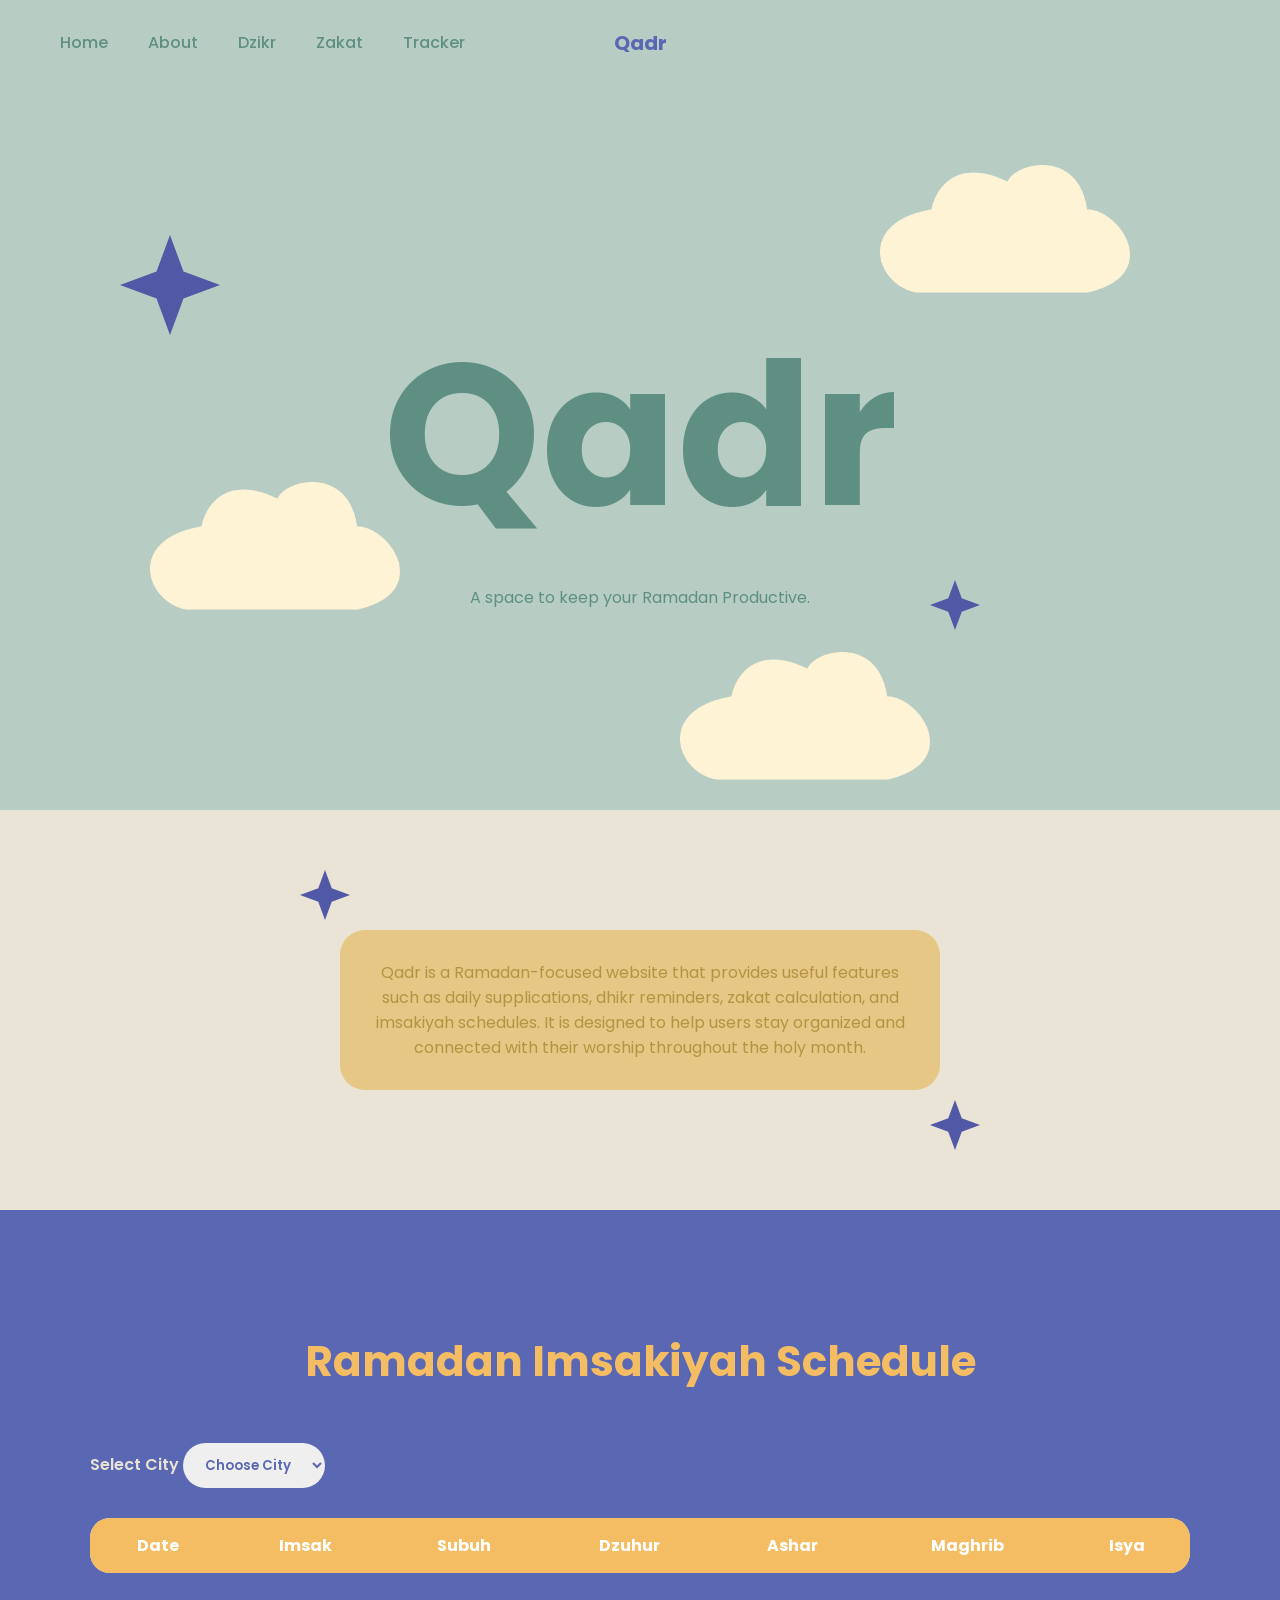
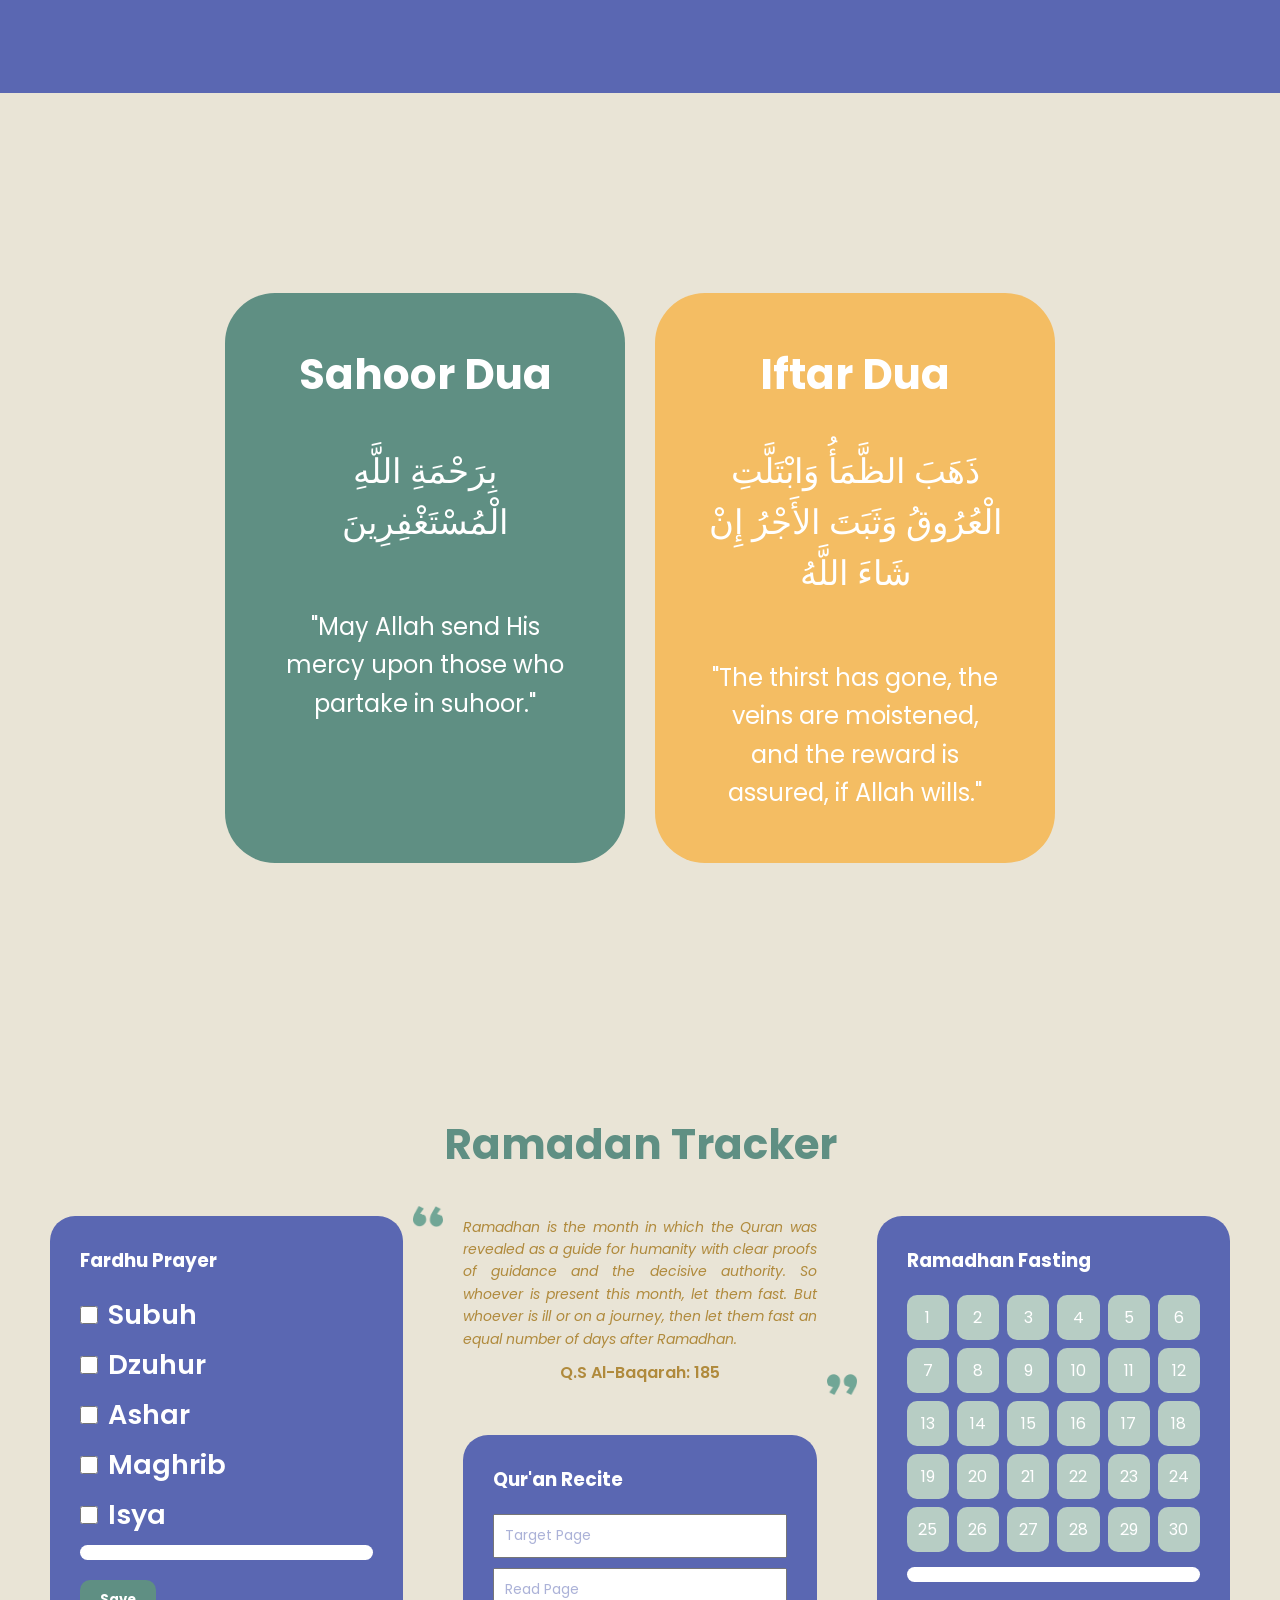
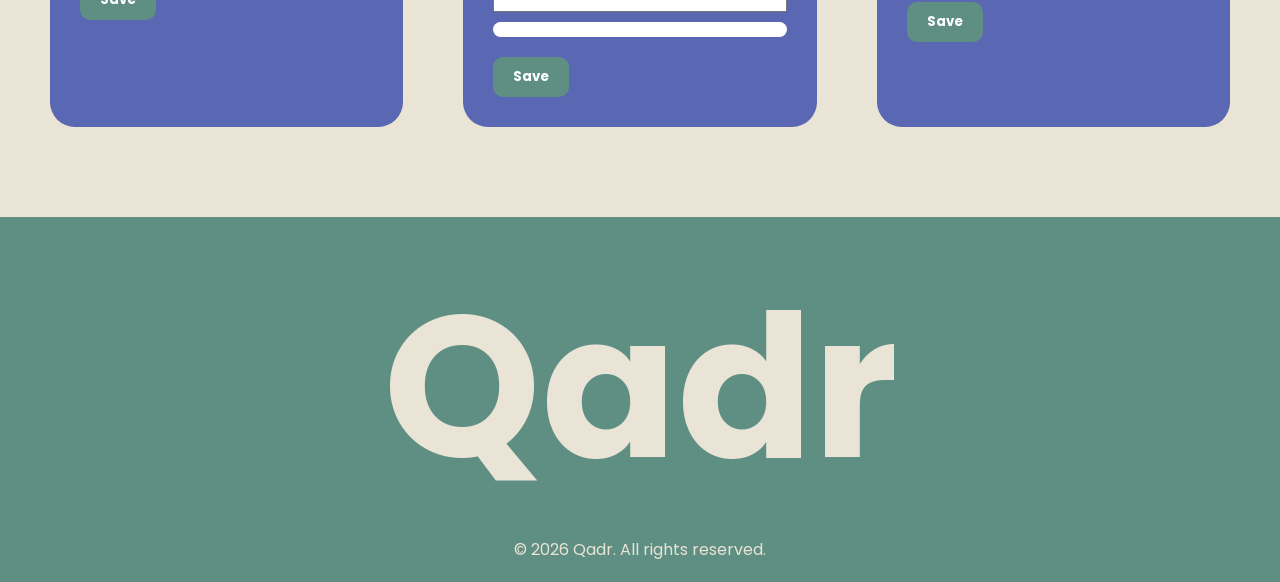
<file: index.html>
<!DOCTYPE html>
<html lang="en">

<head>
  <meta charset="UTF-8">
  <meta name="viewport" content="width=device-width, initial-scale=1.0">
  <title>Qadr</title>
  <link rel="stylesheet" href="styles.css">
  <link href="https://fonts.googleapis.com/css2?family=Poppins:wght@400;600;700;800&display=swap" rel="stylesheet">
  <link rel="icon" type="image/png" href="assets/favicon.png">
</head>

<body>

  <header>
    <nav class="navbar">

      <ul class="nav-links">
        <li><a href="#Home">Home</a></li>
        <li><a href="#about">About</a></li>
        <li><a href="mission2.html">Dzikr</a></li>
        <li><a href="mission3.html">Zakat</a></li>
        <li><a href="#ramadhan-tracker">Tracker</a></li>
      </ul>
    
      <div class="brand">Qadr</div>
    
      <div class="hamburger" id="hamburger">
        <span></span>
        <span></span>
        <span></span>
      </div>
    
    </nav>
  </header>

  <section id="Home" class="hero">
    <img src="assets/cloud.png" alt="" class="cloud cloud1">
    <img src="assets/cloud.png" alt="" class="cloud cloud2">
    <img src="assets/cloud.png" alt="" class="cloud cloud3">
    <img src="assets/Star.png" alt="" class="star star1">
    <img src="assets/Star.png" alt="" class="star star2">

    <div class="hero-content">
      <h1>Qadr</h1>
      <p>A space to keep your Ramadan Productive.</p>
    </div>
  </section>

  <main>

    <section id="about">
      <img src="assets/Star.png" alt="" class="about-star star-left">
      <img src="assets/Star.png" alt="" class="about-star star-right">

      <article class="about-box">
        <p>
          Qadr is a Ramadan-focused website that provides useful features such as daily supplications, dhikr reminders,
          zakat calculation, and imsakiyah schedules. It is designed to help users stay organized and connected with
          their worship throughout the holy month.
        </p>
      </article>
    </section>

    <section id="imsakiyah">

      <h2 class="section-judul">Ramadan Imsakiyah Schedule</h2>

      <div class="imsak-container">

        <div class="imsak-control">
          <label for="citySelect">Select City</label>
          <select id="citySelect">
            <option value="">Choose City</option>
          </select>
        </div>

        <p id="loadingMsg" class="loading hidden">Loading...</p>
        <p id="errorMsg" class="error hidden">Failed to load the data</p>

        <div class="table-wrapper">

          <table class="imsak-table">

            <thead>
              <tr>
                <th>Date</th>
                <th>Imsak</th>
                <th>Subuh</th>
                <th>Dzuhur</th>
                <th>Ashar</th>
                <th>Maghrib</th>
                <th>Isya</th>
              </tr>
            </thead>

            <tbody id="table-body">
            </tbody>

          </table>

        </div>

      </div>

    </section>

    <section id="dua">
      <article class="dua-card sahoor">
        <h2>Sahoor Dua</h2>
        <p class="arabic">بِرَحْمَةِ اللَّهِ الْمُسْتَغْفِرِينَ</p>
        <p class="translate">"May Allah send His mercy upon those who partake in suhoor."</p>
      </article>

      <article class="dua-card iftar">
        <h2>Iftar Dua</h2>
        <p class="arabic">
          ذَهَبَ الظَّمَأُ وَابْتَلَّتِ الْعُرُوقُ وَثَبَتَ الأَجْرُ إِنْ شَاءَ اللَّهُ
        </p>
        <p class="translate">"The thirst has gone, the veins are moistened, and the reward is assured, if Allah wills."
        </p>
      </article>
    </section>

    <section id="ramadhan-tracker">
      <h2 class="section-title">Ramadan Tracker</h2>
      <article class="check-container">
          <!-- SHALAT -->
          <div class="check-card shalat-card">
              <h3>Fardhu Prayer</h3>

              <label><input type="checkbox" class="shalat"> Subuh</label>
              <label><input type="checkbox" class="shalat"> Dzuhur</label>
              <label><input type="checkbox" class="shalat"> Ashar</label>
              <label><input type="checkbox" class="shalat"> Maghrib</label>
              <label><input type="checkbox" class="shalat"> Isya</label>

              <div class="progress-bar">
                  <div id="dailyProgress"></div>
              </div>
              <p id="statusText" class="status-text"></p>

              <button onclick="saveShalat()">Save</button>
          </div>

          <div class="middle-column">

              <!-- QUOTE -->
              <div class="quran-quote">
                  <img src="assets/“.png" class="quote-left">

                  <p>
                      Ramadhan is the month in which the Quran was revealed as a guide for humanity with clear
                      proofs of guidance and the decisive authority. So whoever is present this month, let them
                      fast. But whoever is ill or on a journey, then let them fast an equal number of days after
                      Ramadhan.
                  </p>

                  <span>Q.S Al-Baqarah: 185</span>

                  <img src="assets/”.png" class="quote-right">
              </div>

              <!-- QURAN -->
              <div class="check-card quran-card">
                  <h3>Qur'an Recite</h3> <input type="number" id="targetPage" placeholder="Target Page"> <input
                      type="number" id="readPage" placeholder="Read Page">
                  <div class="progress-bar">
                      <div id="quranProgress"></div>
                  </div>
                  <p id="quranStatus"></p> <button onclick="saveQuran()">Save</button>
              </div>

          </div>

          <!-- PUASA -->
          <div class="check-card puasa-card">
              <h3>Ramadhan Fasting</h3>
              <div class="calendar" id="calendar"></div>

              <div class="progress-bar">
                  <div id="fastingProgress"></div>
              </div>

              <p id="fastingStatus" class="status-text"></p>

              <button onclick="saveFasting()">Save</button>

          </div>
      </article>
  </section>
  </main>

  <footer>
    <h2>Qadr</h2>
    <p class="copywrite">&copy; 2026 Qadr. All rights reserved.</p>
    <p></p>
  </footer>

  <button id="backToTop">↑</button>

  <script src="script.js"></script>
</body>

</html>
</file>
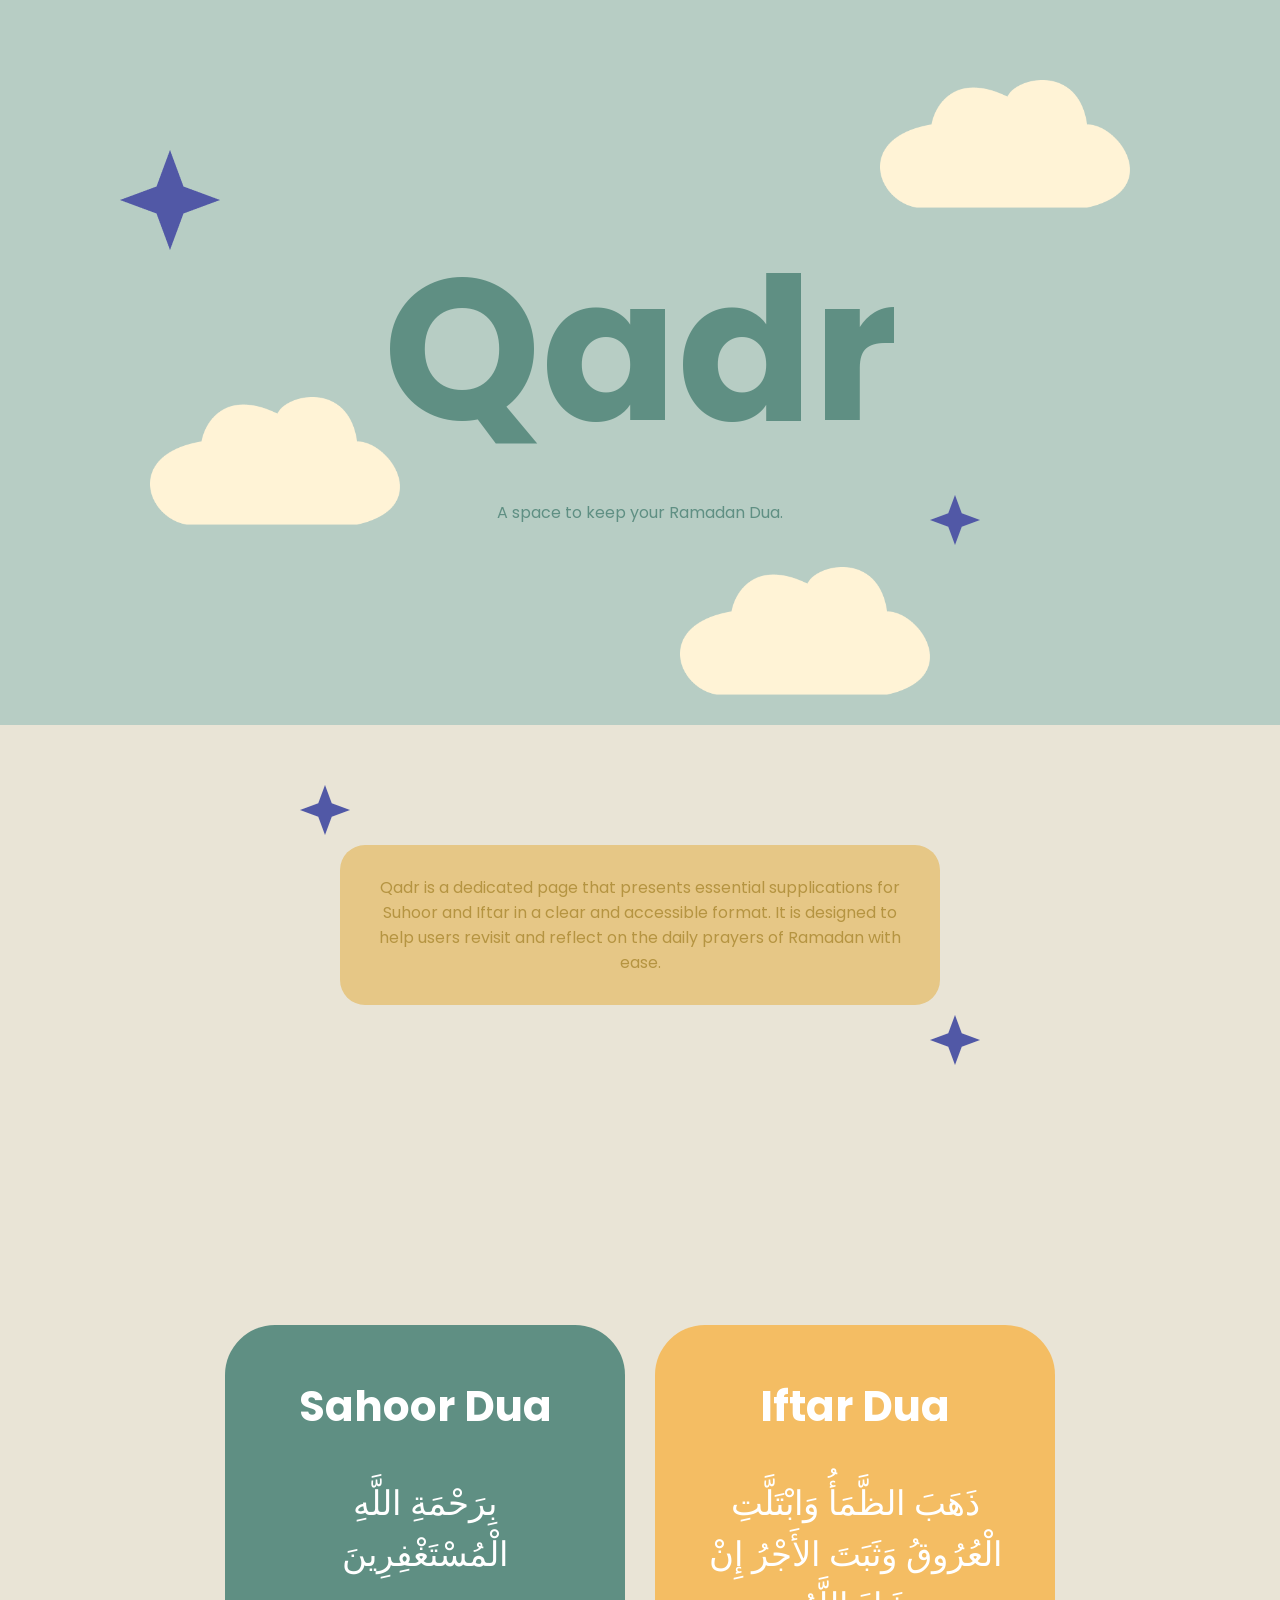
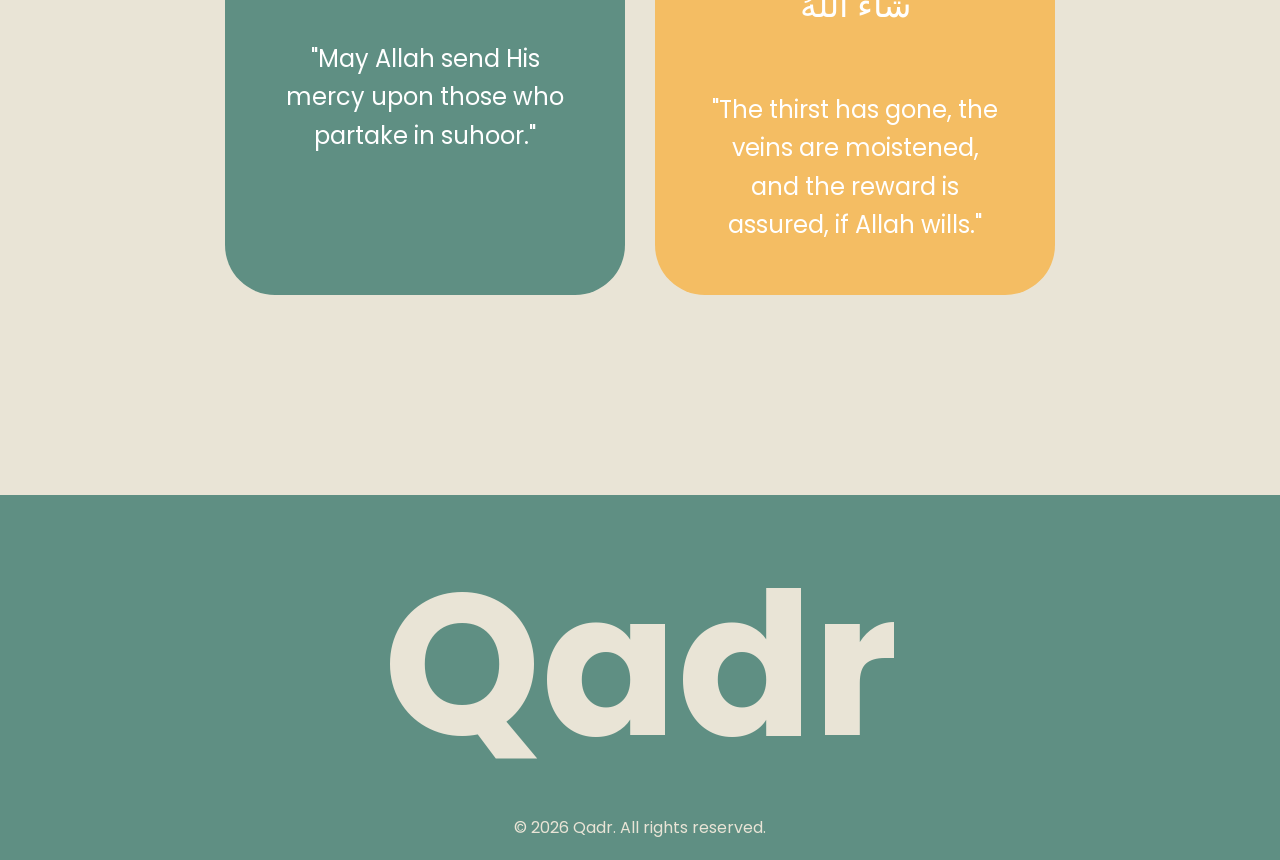
<file: doa.html>
<!DOCTYPE html>
<html lang="en">
<head>
  <meta charset="UTF-8">
  <meta name="viewport" content="width=device-width, initial-scale=1.0">
  <title>Qadr - Ramadan Prayer Guide</title>
  <link rel="stylesheet" href="styles.css">
  <link href="https://fonts.googleapis.com/css2?family=Poppins:wght@400;600;700;800&display=swap" rel="stylesheet">
</head>
<body>

  <header>
    <nav>
      <div class="brand">Qadr</div>
    </nav>

    <section class="hero">
      <img src="assets/cloud.png" alt="" class="cloud cloud1">
      <img src="assets/cloud.png" alt="" class="cloud cloud2">
      <img src="assets/cloud.png" alt="" class="cloud cloud3">
      <img src="assets/Star.png" alt="" class="star star1">
      <img src="assets/Star.png" alt="" class="star star2">

      <div class="hero-content">
        <h1>Qadr</h1>
        <p>A space to keep your Ramadan Dua.</p>
      </div>
    </section>
  </header>

  <main>

    <section id="about">
        <img src="assets/Star.png" alt="" class="about-star star-left">
        <img src="assets/Star.png" alt="" class="about-star star-right">

      <article class="about-box">
        <p>
          Qadr is a dedicated page that presents essential supplications for
          Suhoor and Iftar in a clear and accessible format. It is designed to
          help users revisit and reflect on the daily prayers of Ramadan with ease.
        </p>
      </article>
    </section>

    <section id="dua">
      <article class="dua-card sahoor">
        <h2>Sahoor Dua</h2>
        <p class="arabic">بِرَحْمَةِ اللَّهِ الْمُسْتَغْفِرِينَ</p>
        <p class="translate">"May Allah send His mercy upon those who partake in suhoor."</p>
      </article>

      <article class="dua-card iftar">
        <h2>Iftar Dua</h2>
        <p class="arabic">
          ذَهَبَ الظَّمَأُ وَابْتَلَّتِ الْعُرُوقُ وَثَبَتَ الأَجْرُ إِنْ شَاءَ اللَّهُ
        </p>
        <p class="translate">"The thirst has gone, the veins are moistened, and the reward is assured, if Allah wills."</p>
      </article>
    </section>

  </main>

  <footer>
    <h2>Qadr</h2>
    <p class="copywrite">&copy; 2026 Qadr. All rights reserved.</p>
    <p></p>
  </footer>

</body>
</html>
</file>
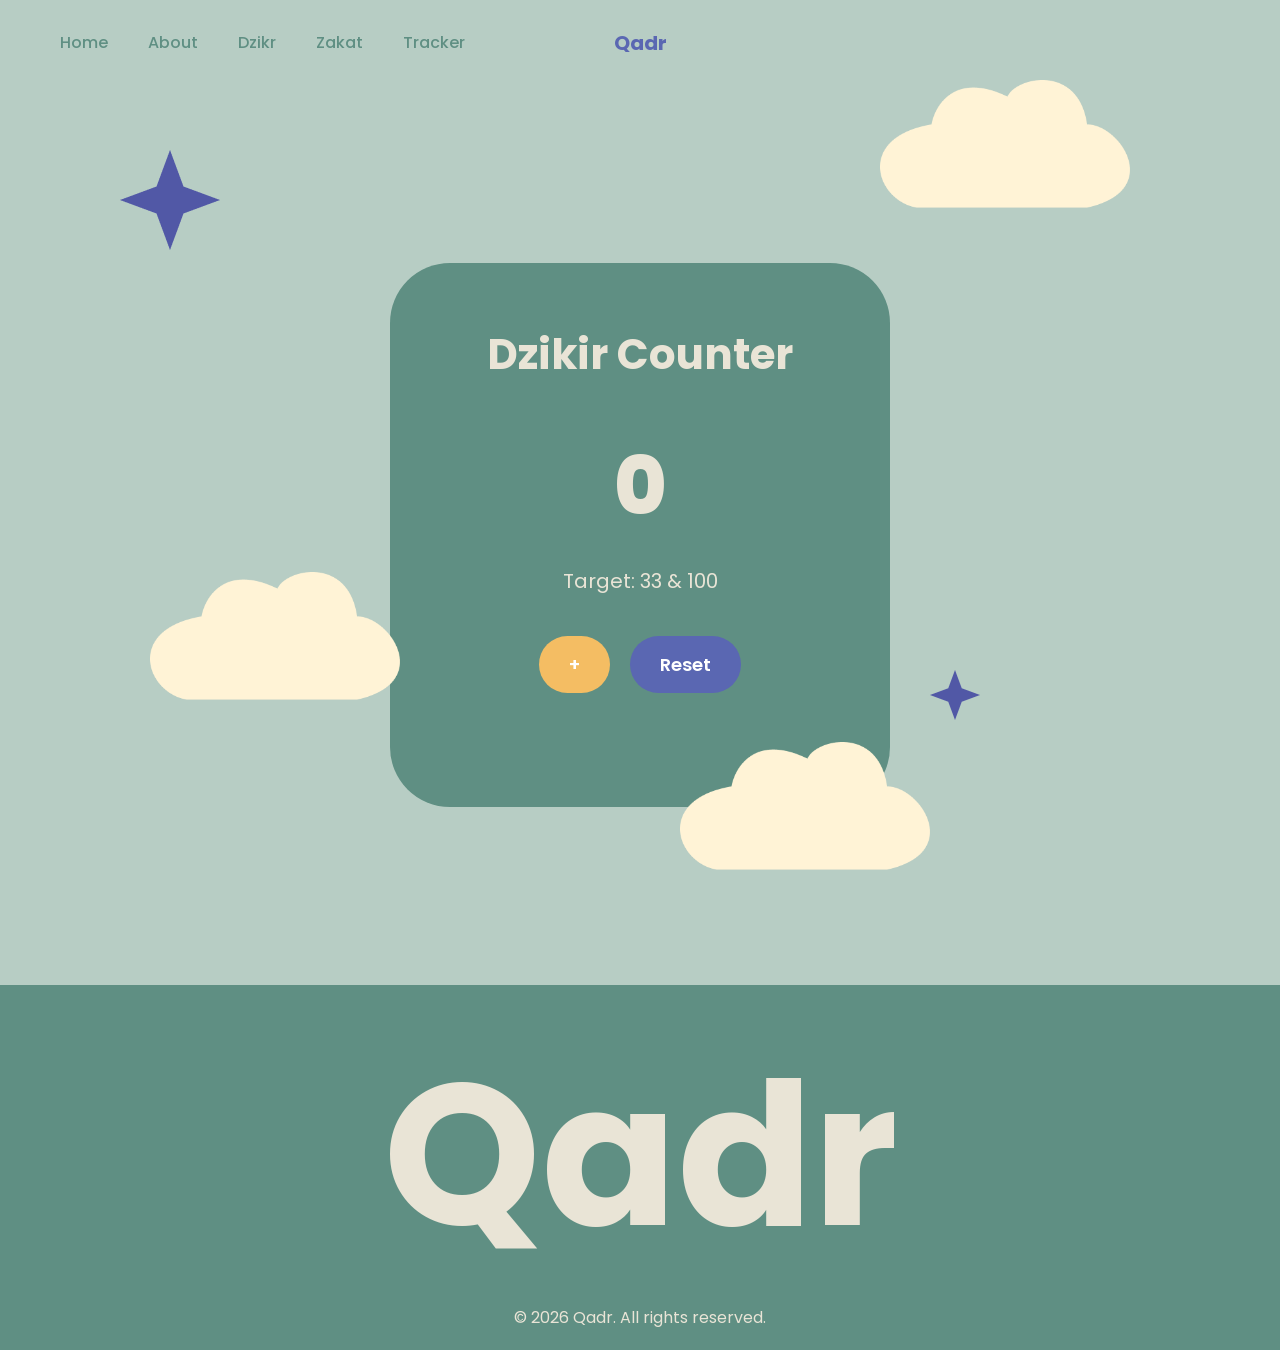
<file: mission2.html>
<!DOCTYPE html>
<html lang="en">

<head>
    <meta charset="UTF-8">
    <meta name="viewport" content="width=device-width, initial-scale=1.0">
    <title>Qadr – Dzikir Count</title>
    <link rel="stylesheet" href="styles.css">
    <link href="https://fonts.googleapis.com/css2?family=Poppins:wght@400;600;700;800&display=swap" rel="stylesheet">
    <link rel="icon" type="image/png" href="assets/favicon.png">
</head>

<body>
    <header>
        <nav class="navbar">

            <ul class="nav-links">
                <li><a href="index.html">Home</a></li>
                <li><a href="#about">About</a></li>
                <li><a href="mission2.html">Dzikr</a></li>
                <li><a href="mission3.html">Zakat</a></li>
                <li><a href="#ramadhan-tracker">Tracker</a></li>
            </ul>

            <div class="brand">Qadr</div>

            <div class="hamburger" id="hamburger">
                <span></span>
                <span></span>
                <span></span>
            </div>

        </nav>
    </header>
    <section id="dzikir">
        <img src="assets/cloud.png" alt="" class="cloud cloud1">
        <img src="assets/cloud.png" alt="" class="cloud cloud2">
        <img src="assets/cloud.png" alt="" class="cloud cloud3">
        <img src="assets/Star.png" alt="" class="star star1">
        <img src="assets/Star.png" alt="" class="star star2">
        <article class="dzikir-card">

            <h2>Dzikir Counter</h2>

            <div class="dzikir-number" id="dzikirCount">0</div>
            <p class="dzikir-target">Target: <span id="dzikirTarget">33</span></p>

            <div class="dzikir-buttons">
                <button id="addDzikir">+</button>
                <button id="resetDzikir">Reset</button>
            </div>

            <p class="dzikir-notif" id="dzikirNotif"></p>

        </article>
    </section>

    <footer>
        <h2>Qadr</h2>
        <p class="copywrite">&copy; 2026 Qadr. All rights reserved.</p>
        <p></p>
    </footer>

    <script>
        let count = 0;
        const target1 = 33;
        const target2 = 100;

        const countEl = document.getElementById("dzikirCount");
        const targetEl = document.getElementById("dzikirTarget");
        const addBtn = document.getElementById("addDzikir");
        const resetBtn = document.getElementById("resetDzikir");
        const notif = document.getElementById("dzikirNotif");

        targetEl.textContent = target1 + " & " + target2;

        addBtn.addEventListener("click", () => {
            count++;
            countEl.textContent = count;

            if (count === target1) {
                notif.textContent = "MasyaAllah, 33 target tercapai!";
            }

            if (count === target2) {
                notif.textContent = "MasyaAllah, 100 target tercapai!";
            }
        });

        resetBtn.addEventListener("click", () => {
            count = 0;
            countEl.textContent = count;
            notif.textContent = "";
        });

        resetBtn.addEventListener("click", () => {
            count = 0;
            countEl.textContent = count;
            notif.textContent = "";
        });

        // hamburger
        const hamburger = document.getElementById("hamburger")
        const navLinks = document.querySelector(".nav-links")

        if (hamburger) {
            hamburger.addEventListener("click", () => {
                navLinks.classList.toggle("active")
            })
        }
    </script>


</body>

</html>
</file>
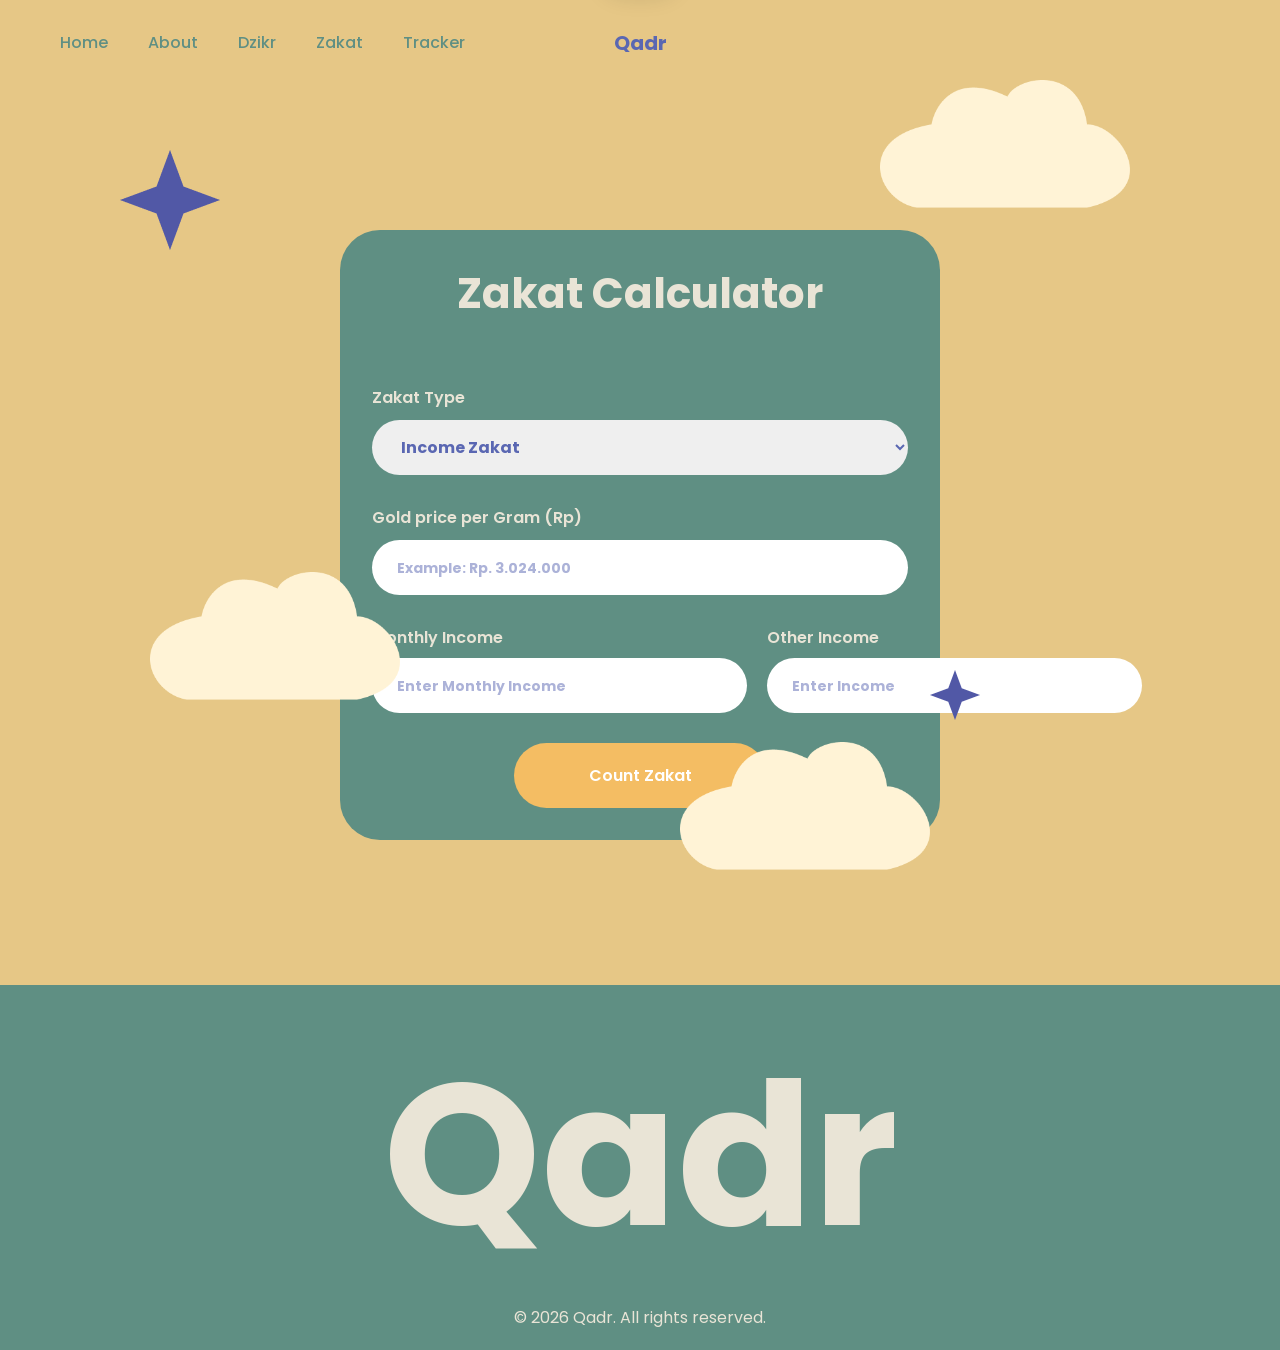
<file: mission3.html>
<!DOCTYPE html>
<html lang="id">

<head>
    <meta charset="UTF-8">
    <meta name="viewport" content="width=device-width, initial-scale=1.0">
    <title>Qadr – Zakat Calculator</title>
    <link rel="stylesheet" href="styles.css"> <!--your css-->
    <link href="https://fonts.googleapis.com/css2?family=Poppins:wght@400;600;700;800&display=swap" rel="stylesheet">
    <link rel="icon" type="image/png" href="assets/favicon.png">
</head>

<body>
    <div id="toast" class="toast"></div>
    <header class="header-zakat">
        <nav class="navbar">

            <ul class="nav-links">
                <li><a href="index.html">Home</a></li>
                <li><a href="index.html">About</a></li>
                <li><a href="mission2.html">Dzikr</a></li>
                <li><a href="mission3.html">Zakat</a></li>
                <li><a href="index.html">Tracker</a></li>
            </ul>

            <div class="brand">Qadr</div>

            <div class="hamburger" id="hamburger">
                <span></span>
                <span></span>
                <span></span>
            </div>

        </nav>
    </header>
    <main>
        <section id="zakat">
            <img src="assets/cloud.png" alt="" class="cloud-zakat cloud1">
            <img src="assets/cloud.png" alt="" class="cloud-zakat cloud2">
            <img src="assets/cloud.png" alt="" class="cloud-zakat cloud3">
            <img src="assets/Star.png" alt="" class="star star1">
            <img src="assets/Star.png" alt="" class="star star2">
            <article class="zakat-card">

                <h2>Zakat Calculator</h2>

                <!-- Jenis Zakat -->
                <label>Zakat Type</label>
                <select id="zakat-type">
                    <option value="penghasilan" class="zakat-type">Income Zakat</option>
                    <option value="emas" class="zakat-type">Gold Zakat</option>
                </select>

                <!-- Harga Emas -->
                <label>Gold price per Gram (Rp)</label>
                <input type="text" id="gold-price" placeholder="Example: Rp. 3.024.000" />

                <!-- FORM PENGHASILAN -->
                <div id="form-penghasilan" class="form-penghasilan">

                    <div class="field">
                        <label>Monthly Income</label>
                        <input type="text" id="gaji" placeholder="Enter Monthly Income">
                    </div>

                    <div class="field">
                        <label>Other Income</label>
                        <input type="text" id="penghasilan-lain" placeholder="Enter Income">
                    </div>

                </div>

                <!-- FORM EMAS -->
                <div id="form-emas" class="hidden">
                    <label>old Amount (gram)</label>
                    <input type="text" id="jumlah-emas" placeholder="100" />
                </div>

                <button type="button" id="calculate-btn">Count Zakat</button>

            </article>
        </section>
    </main>
    <footer>
        <h2>Qadr</h2>
        <p class="copywrite">&copy; 2026 Qadr. All rights reserved.</p>
        <p></p>
    </footer>
    <script>
        function showToast(message) {
            const toast = document.getElementById("toast");
            toast.innerHTML = message;
            toast.classList.add("show");

            setTimeout(() => {
                toast.classList.remove("show");
            }, 3000);
        }

        function toggleForms() {

            const type = document.getElementById("zakat-type").value;
            const formPenghasilan = document.getElementById("form-penghasilan");
            const formEmas = document.getElementById("form-emas");

            if (type === "penghasilan") {
                formPenghasilan.classList.remove("hidden");
                formEmas.classList.add("hidden");
            } else {
                formPenghasilan.classList.add("hidden");
                formEmas.classList.remove("hidden");
            }

        }

        function cleanNumber(value) {
            if (!value) return 0;
            return parseFloat(value.toString().replace(/\./g, "")) || 0;
        }

        function calculateZakat() {

            const type = document.getElementById("zakat-type").value;

            const goldPriceInput = document.getElementById("gold-price").value;
            const goldPrice = cleanNumber(goldPriceInput);

            if (goldPrice <= 0) {
                showToast("Masukkan harga emas terlebih dahulu");
                return;
            }

            let nisab = 85 * goldPrice;
            let totalHarta = 0;
            let zakat = 0;

            if (type === "penghasilan") {

                if (type === "penghasilan") {

                    const gaji = cleanNumber(document.getElementById("gaji").value);
                    const lain = cleanNumber(document.getElementById("penghasilan-lain").value);

                    totalHarta = gaji + lain;

                    const nisabBulanan = nisab / 12;

                    if (totalHarta >= nisabBulanan) {
                        zakat = totalHarta * 0.025;
                    }

                }

            } else {

                const emas = parseFloat(document.getElementById("jumlah-emas").value) || 0;

                totalHarta = emas * goldPrice;

                if (emas >= 85) {
                    zakat = totalHarta * 0.025;
                }

            }

            if (zakat > 0) {

                showToast(`
                    ✓ Zakat Counted <br>
                    Total Amount: Rp ${Math.round(totalHarta).toLocaleString("id-ID")} <br>
                    Zakat: Rp ${Math.round(zakat).toLocaleString("id-ID")}
            `);

            } else {

                showToast(`
                    ✓ Zakat Counted <br>
                     Total Amount: Rp ${Math.round(totalHarta).toLocaleString("id-ID")} <br>
                    Your wealth has not reached the nisab
            `);

            }

        }
        function formatRupiahInput(id) {

            const input = document.getElementById(id);

            input.addEventListener("input", function () {

                let angka = this.value.replace(/\D/g, "");

                if (!angka) {
                    this.value = "";
                    return;
                }

                this.value = Number(angka).toLocaleString("id-ID");

            });

        }

        formatRupiahInput("gold-price");
        formatRupiahInput("gaji");
        formatRupiahInput("penghasilan-lain");


        document.getElementById("zakat-type")
            .addEventListener("change", toggleForms);

        document.getElementById("calculate-btn")
            .addEventListener("click", calculateZakat);

        toggleForms();

        // hamburger
        const hamburger = document.getElementById("hamburger")
        const navLinks = document.querySelector(".nav-links")

        if (hamburger) {
            hamburger.addEventListener("click", () => {
                navLinks.classList.toggle("active")
            })
        }

    </script>
</body>

</html>
</file>
<file: styles.css>
* {
    margin: 0;
    padding: 0;
    box-sizing: border-box;
    font-family: 'Poppins', sans-serif;
    scroll-behavior: smooth;
}

:root {
    --primary-color: #5f8f83;
    --secondary-color: #F4BD63;
    --soft-green: #b7cdc4;
    --soft-gold: #e6c786;
    --accent-purple: #5a67b2;
    --cream-bg: #e9e4d6;

}

header {
    background: var(--soft-green);
}

.navbar{
    display:flex;
    align-items:center;
    justify-content:flex-start;
    padding:30px 60px;
    position:relative;
}

.nav-links{
    list-style:none;
    display:flex;
    gap:40px;
}

.nav-links li{
    position:relative;
}

.nav-links a{
    text-decoration:none;
    color:var(--primary-color);
    font-weight:500;
}

.nav-links a::after{
    content:"";
    position:absolute;
    left:0;
    bottom:-5px;

    width:0;
    height:2px;

    background:var(--primary-color);
    transition:width 0.3s ease;
}

.nav-links a:hover::after{
    width:100%;
}

.nav-links a:hover{
    color:var(--accent-purple);
}


.brand{
    position:absolute;
    left:50%;
    transform:translateX(-50%);
    font-weight:700;
    font-size:20px;
    color:var(--accent-purple);
}

.hamburger{
    display:none;
    flex-direction:column;
    gap:5px;
    cursor:pointer;
    margin-left:auto;
}

.hamburger span{
    width:25px;
    height:3px;
    background:var(--accent-purple);
}

/* SAHOOR & IFTAR DUA SECTION */
.hero {
    min-height: 80vh;
    position: relative;
    padding: 200px 40px;
    overflow: hidden;
    background-color: var(--soft-green);
    display: flex;
    justify-content: center;
    align-items: center;
    text-align: center;
    position: relative;
}

.hero-content {
    position: relative;
    z-index: 2;
}

.hero-content h1 {
    font-size: 200px;
    color: var(--primary-color);
}

.hero-content p {
    color: var(--primary-color);
}

.cloud,
.star {
    position: absolute;
    pointer-events: none;
}

.cloud1 {
    top: 80px;
    right: 150px;
    width: 250px;
}

.cloud2 {
    bottom: 200px;
    left: 150px;
    width: 250px;
}

.cloud3 {
    bottom: 30px;
    right: 350px;
    width: 250px;
}

.star1 {
    top: 150px;
    left: 120px;
    width: 50;
}

.star2 {
    bottom: 180px;
    right: 300px;
    width: 50px;
}

#about {
    background: var(--cream-bg);
    padding: 120px 40px;
    text-align: center;
    position: relative;
    overflow: hidden;
}

.about-box {
    background: var(--soft-gold);
    padding: 30px;
    max-width: 600px;
    margin: auto;
    border-radius: 25px;
    position: relative;
    z-index: 2;
    color: #B59441;
}

.about-star {
    position: absolute;
    width: 50px;
    pointer-events: none;
}

.star-left {
    top: 60px;
    left: 300px;
}

.star-right {
    bottom: 60px;
    right: 300px;
}

#dua {
    background: var(--cream-bg);
    padding: 200px 60px;
    display: flex;
    justify-content: center;
    gap: 30px;
    flex-wrap: wrap;
}

.dua-card {
    flex: 1 1 400px;
    max-width: 400px;
    padding: 50px;
    border-radius: 50px;
    text-align: center;
    color: white;
}

.sahoor {
    background: var(--primary-color);
}

.iftar {
    background: var(--secondary-color);
}

.dua-card h2 {
    margin-bottom: 40px;
    font-size: 42px;
}

.arabic {
    margin-bottom: 60px;
    font-size: 34px;
}

.dua-card .translate {
    font-size: 24px;
    line-height: 1.6;
}

footer {
    background: var(--primary-color);

    flex-direction: column;
    display: flex;
    justify-content: center;
    align-items: center;
    text-align: center;
    padding: 20px;
}

footer h2 {
    font-size: 200px;
    color: var(--cream-bg);
    margin: 0;
}

.copywrite {
    color: var(--cream-bg);
}

/* Mobile Navbar */

@media (max-width:768px){

    .nav-links{
        position:absolute;
        top:80px;
        left:0;
        width:100%;
        background:var(--soft-green);
        z-index: 100;

        flex-direction:column;
        align-items:center;
        gap:20px;

        padding:30px 0;

        transform:translateY(-200%);
        transition:0.3s;
    }

    .nav-links.active{
        transform:translateY(0);
    }

    .hamburger{
        display:flex;
    }

}

/* Responsive Sahoor and Iftar Section */
@media (max-width: 768px) {
    .hero-content h1 {
        font-size: 80px;
    }

    .star {
        display: none;
    }

    .cloud2 {
        bottom: 130px;
    }

    footer h2 {
        font-size: 60px;
    }

    nav {
        padding: 20px;
    }

    .hero {
        padding: 80px 20px;
    }

    #about {
        padding: 60px 20px;
    }

    #dua {
        padding: 60px 20px;
        gap: 30px;
    }

    .dua-card {
        padding: 35px 25px;
        border-radius: 30px;
    }

    .dua-card h2 {
        font-size: 28px;
        margin-bottom: 25px;
    }

    .arabic {
        font-size: 22px;
        margin-bottom: 30px;
    }

    .dua-card .translate {
        font-size: 16px;
    }
}

/* DZIKIR SECTION */

#dzikir {
    background: var(--soft-green);
    min-height: 100vh;
    padding: 120px 20px;
    display: flex;
    justify-content: center;
    align-items: center;
}

.dzikir-card {
    background: var(--primary-color);
    padding: 60px;
    border-radius: 60px;
    text-align: center;
    max-width: 500px;
    width: 100%;
    color: var(--cream-bg);
}

.dzikir-card h2 {
    font-size: 42px;
    margin-bottom: 40px;
}

.dzikir-number {
    font-size: 80px;
    font-weight: 800;
    margin-bottom: 20px;
}

.dzikir-target {
    font-size: 20px;
    margin-bottom: 40px;
}

.dzikir-buttons {
    display: flex;
    justify-content: center;
    gap: 20px;
    z-index: 100;
}

.dzikir-buttons button {
    padding: 15px 30px;
    border: none;
    border-radius: 50px;
    font-size: 18px;
    font-weight: 600;
    cursor: pointer;
    transition: 0.2s ease;
}

#addDzikir {
    background: var(--secondary-color);
    color: white;
}

#resetDzikir {
    background: var(--accent-purple);
    color: white;
}

.dzikir-buttons button:hover {
    transform: scale(1.05);
}

.dzikir-buttons button:active {
    transform: scale(0.9);
}

.dzikir-notif {
    margin-top: 30px;
    font-size: 18px;
    font-weight: 600;
    color: var(--soft-gold);
    min-height: 24px;
}

/* Responsive Dzikir Section */

@media (max-width: 480px) {
    #dzikir {
        min-height: 80vh;
        padding: 60px 15px;
    }

    .dzikir-card {
        padding: 30px 20px;
        border-radius: 30px;
    }

    .dzikir-number {
        font-size: 42px;
    }

    .dzikir-notif {
        font-size: 14px;
    }
}

/* ZAKAT SECTION */

.header-zakat {
    background: var(--soft-gold);
}

#zakat {
    background: var(--soft-gold);
    max-height: 100vh;
    padding: 150px 20px;
    display: flex;
    justify-content: center;
    align-items: center;
}

.cloud-zakat {
    position: absolute;
    pointer-events: none;
}

.zakat-card {
    background: var(--primary-color);
    padding: 32px;
    border-radius: 40px;
    max-width: 600px;
    width: 100%;
    color: var(--cream-bg);
    display: flex;
    flex-direction: column;
    gap: 10px;
}

.zakat-card h2 {
    font-size: 42px;
    text-align: center;
    margin-bottom: 30px;
}

.zakat-card label {
    font-weight: 600;
    margin-top: 20px;
}

.zakat-card input,
.zakat-card select {
    padding: 15px 45px 15px 15px;
    border-radius: 30px;
    border: none;
    outline: none;
    font-size: 16px;
    font-weight: bold;
    color: var(--accent-purple);
    text-indent: 10px;
}


.form-penghasilan {
    display: grid;
    grid-template-columns: 1fr 1fr;
    gap: 20px;
}

::placeholder {
    color: var(--accent-purple);
    font-size: 14px;
    opacity: 50%;
}

.field {
    display: flex;
    flex-direction: column;
    gap: 8px;
}

.form-emas label, input {
    display: grid;
    grid-column: span 2;
    gap: 20px;
}

#calculate-btn {
    margin-top: 20px;
    padding: 20px 75px;
    border: none;
    border-radius: 50px;
    background: var(--secondary-color);
    color: white;
    font-weight: 600;
    cursor: pointer;
    transition: 0.2s ease;
    width: fit-content;
    align-self: center;
    font-size: 16px;
}

#calculate-btn:hover {
    transform: scale(1.05);
}

.zakat-result {
    margin-top: 30px;
    background: var(--soft-green);
    padding: 25px;
    border-radius: 30px;
    font-size: 16px;
    line-height: 1.6;
    display: none;
}

.zakat-result.show {
    display: block;
}

.hidden {
    display: none;
}

.toast {
    position: fixed;
    top: 20px;
    left: 50%;
    transform: translate(-50%, -200%);
    background: var(--secondary-color);
    color: white;
    padding: 18px 35px;
    border-radius: 50px;
    font-weight: 600;
    box-shadow: 0 10px 25px rgba(0,0,0,0.15);
    transition: transform 0.4s ease;
    z-index: 9999;
    max-width: 90%;
    text-align: center;
}

.toast.show {
    transform: translate(-50%, 0);
}

/* Responsive Zakat Section */
@media (max-width: 768px) {
    #zakat {
        padding: 80px 20px;
    }

    .cloud-zakat {
        display: none;
    }

    .zakat-card {
        padding: 35px 25px;
        border-radius: 35px;
    }

    .zakat-card h2 {
        font-size: 28px;
    }

    .form-penghasilan {
        grid-template-columns: 1fr;
    }

        .toast {
        font-size: 14px;
        padding: 16px 24px;
    }
}

/* Ramadhan To Do List Section */
#ramadhan-tracker {
    background: var(--cream-bg);
    padding: 50px;
}

.section-title {
    text-align: center;
    font-size: 42px;
    margin-bottom: 40px;
    color: var(--primary-color);
}

.section-title {
    grid-column: 1 / -1;
}

.progress-summary {
    grid-column: 1 / -1;
}

.check-card {
    background: var(--accent-purple);
    padding: 30px;
    border-radius: 25px;
    margin-bottom: 40px;
    width: 100%;
}

.check-container {
    max-width: 1200px;
    margin: auto;
    display: grid;
    grid-template-columns: repeat(auto-fit, minmax(320px, 1fr));
    gap: 60px;
}

.middle-column{
    display:flex;
    flex-direction:column;
    gap:30px;
}

.quran-card{
    flex:1;
    color: white;
}


.check-card h3 {
    margin-bottom: 20px;
    color: white;
}

.check-card label {
    display: flex;
    align-items: center;
    gap: 10px;
    margin-bottom: 10px;
    cursor: pointer;
    font-size: 27px;
    font-weight: 600;
    color: white;
}

.check-card input[type="checkbox"] {
    width: 18px;
    height: 18px;
    accent-color: var(--primary-color);
    cursor: pointer;
    transform: scale(1);
    transition: transform 0.15s ease;
}

.check-card input[type="checkbox"]:active {
    transform: scale(1.0);
}

.check-card input[type="number"] {
    padding: 10px;
    margin-bottom: 10px;
    width: 100%;
}

.check-card button {
    margin-top: 10px;
    padding: 10px 20px;
    background: var(--primary-color);
    border: none;
    color: white;
    border-radius: 10px;
    cursor: pointer;
    font-weight: bold;
}

.progress-bar {
    width: 100%;
    height: 15px;
    background: white;
    border-radius: 10px;
    overflow: hidden;
    margin: 10px 0;
}

.status-text {
    color: white;
}

.progress-bar div {
    height: 100%;
    width: 0%;
    background: var(--secondary-color);
}

.progress-summary {
    margin-bottom: 50px;
    text-align: center;
}

.quran-quote {
    grid-column: 2 / 3;
    text-align: center;
    position: relative;
    color: #b08a3c;
    margin-bottom: 20px;
}

.quran-quote p {
    font-size: 14px;
    line-height: 1.6;
    text-align: justify;
    font-style: italic;
}

.quran-quote span {
    display: block;
    margin-top: 10px;
    font-weight: 600;
}

.quote-left {
    position: absolute;
    left: -50px;
    top: -10px;
    width: 30px;
}

.quote-right {
    position: absolute;
    right: -40px;
    bottom: -10px;
    width: 30px;
}


.calendar {
    display: grid;
    grid-template-columns: repeat(6,1fr);
    gap: 8px;
    margin: 15px 0;
    color: white;
}

.calendar div {
    padding: 10px;
    background: var(--soft-green);
    text-align: center;
    border-radius: 10px;
}


/* responsive to do list section */
@media (max-width:1024px){

    #ramadhan-tracker{
        padding:40px 60px;
    }

    .check-container{
        grid-template-columns:1fr 1fr;
        gap:40px;
    }

    .middle-column{
        grid-column:1 / -1;
        flex-direction:column;
        gap:30px;
    }

    .check-card{
        width:100%;
    }

}


@media (max-width:600px){

    #ramadhan-tracker{
        padding:30px 60px;
    }

    .section-title{
        font-size:30px;
    }

    .check-container{
        grid-template-columns:1fr;
        gap:35px;
    }

    .middle-column{
        flex-direction:column;
        gap:30px;
    }

    .check-card{
        padding:25px;
        width:100%;
    }

    .check-card label{
        font-size:20px;
    }

    .calendar{
        grid-template-columns:repeat(5,1fr);
    }

    .quran-quote p{
        font-size:13px;
    }

    .quote-left,
    .quote-right{
        width:20px;
    }

}

/* Imsakiyah Section */

#imsakiyah{
    background: var(--accent-purple);
    padding:120px 40px;
}

.section-judul {
    text-align: center;
    font-size: 42px;
    margin-bottom: 40px;
    color: var(--secondary-color);
    grid-column: 1 / -1;
}

.imsak-container{
    max-width:1100px;
    margin:auto;
}

.imsak-control{
    margin-bottom:30px;
}

.imsak-control label{
    font-weight:600;
    color: var(--cream-bg);
}

.imsak-control select{
    font-weight:600;
    color: var(--accent-purple);
}

#citySelect{
    margin-top:10px;
    padding:12px 18px;
    border-radius:30px;
    border:none;
    font-weight:600;
}

.table-wrapper{
    overflow-x:auto;
}

.imsak-table{
    width:100%;
    border-collapse:collapse;
    background: var(--cream-bg);
    border-radius:20px;
    overflow:hidden;
}

.imsak-table th{
    background: var(--secondary-color);
    color:white;
    padding:15px;
}

.imsak-table td{
    padding:12px;
    text-align:center;
}

.imsak-table tr:nth-child(even){
    background:#f7f7f7;
}

.today{
    background:var(--secondary-color) !important;
    color:white;
    font-weight:600;
}

.loading{
    margin:20px 0;
    color:white;
}

.error{
    margin:20px 0;
    color:var(--secondary-color);
}

.hidden{
    display:none;
}

/* responsive imsakiyah */

@media (max-width: 1024px){

    #imsakiyah{
        padding:100px 30px;
    }

    .section-judul{
        font-size:34px;
    }

    .imsak-container{
        max-width:100%;
    }

    .imsak-control label{
        font-size:16px;
    }

    #citySelect{
        width:100%;
        max-width:350px;
    }

    .imsak-table th,
    .imsak-table td{
        padding:10px;
        font-size:14px;
    }

}

@media (max-width: 600px){

    #imsakiyah{
        padding:80px 20px;
    }

    .section-judul{
        font-size:28px;
        margin-bottom:30px;
    }

    .imsak-control{
        display:flex;
        flex-direction:column;
    }

    .imsak-control label{
        font-size:15px;
    }

    #citySelect{
        width:100%;
        font-size:14px;
        padding:10px 15px;
    }

    .imsak-table{
        min-width:600px;
    }

    .imsak-table th{
        font-size:13px;
        padding:10px;
    }

    .imsak-table td{
        font-size:13px;
        padding:8px;
    }

    .loading,
    .error{
        font-size:14px;
    }

}

@media (max-width: 400px){

    .section-judul{
        font-size:24px;
    }

    #citySelect{
        font-size:13px;
    }

    .imsak-table th,
    .imsak-table td{
        font-size:12px;
    }

}

/* BACK TO TOP BUTTON */

#backToTop{
    position:fixed;
    bottom:30px;
    right:30px;

    width:50px;
    height:50px;

    border:none;
    border-radius:30%;

    background:var(--secondary-color);
    color:white;
    font-size:20px;
    font-weight:bold;

    cursor:pointer;

    display:none;
    align-items:center;
    justify-content:center;

    transition:0.3s;
}

#backToTop:hover{
    transform:scale(1.1);
}
</file>
